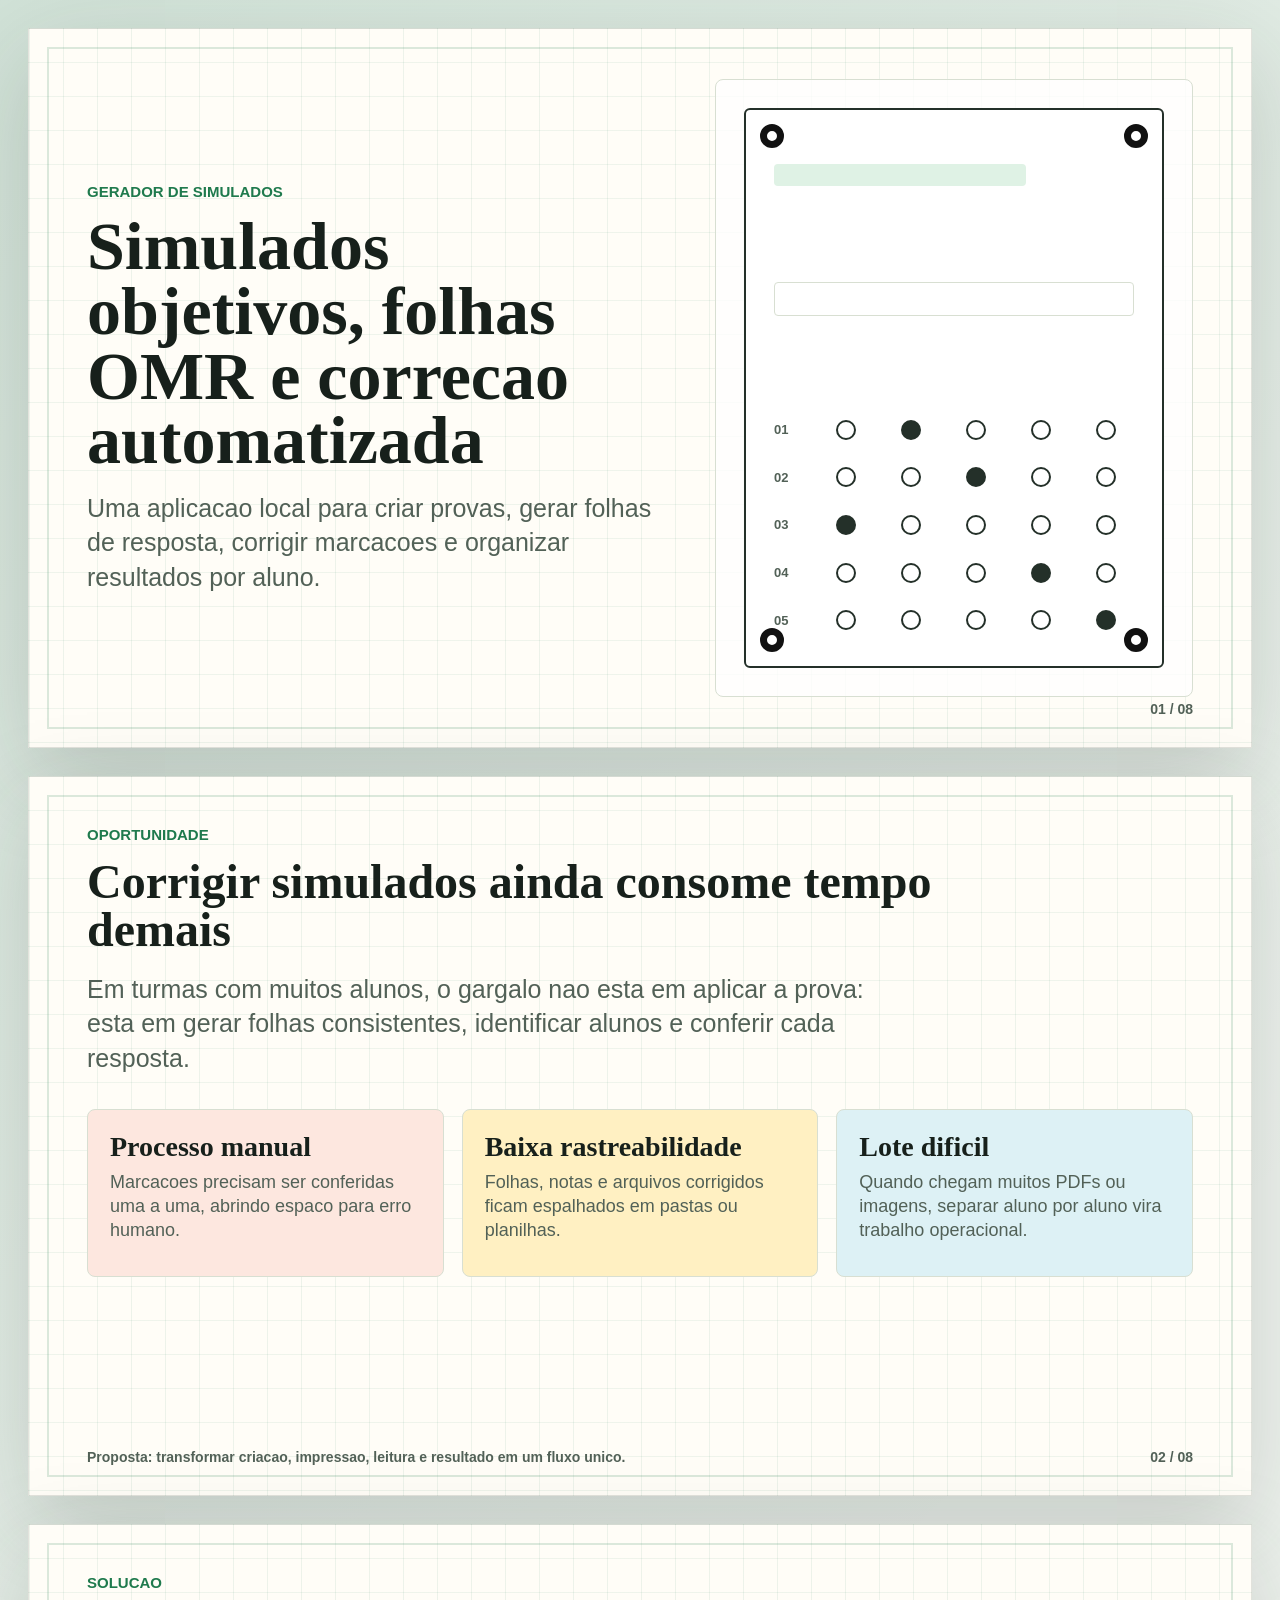
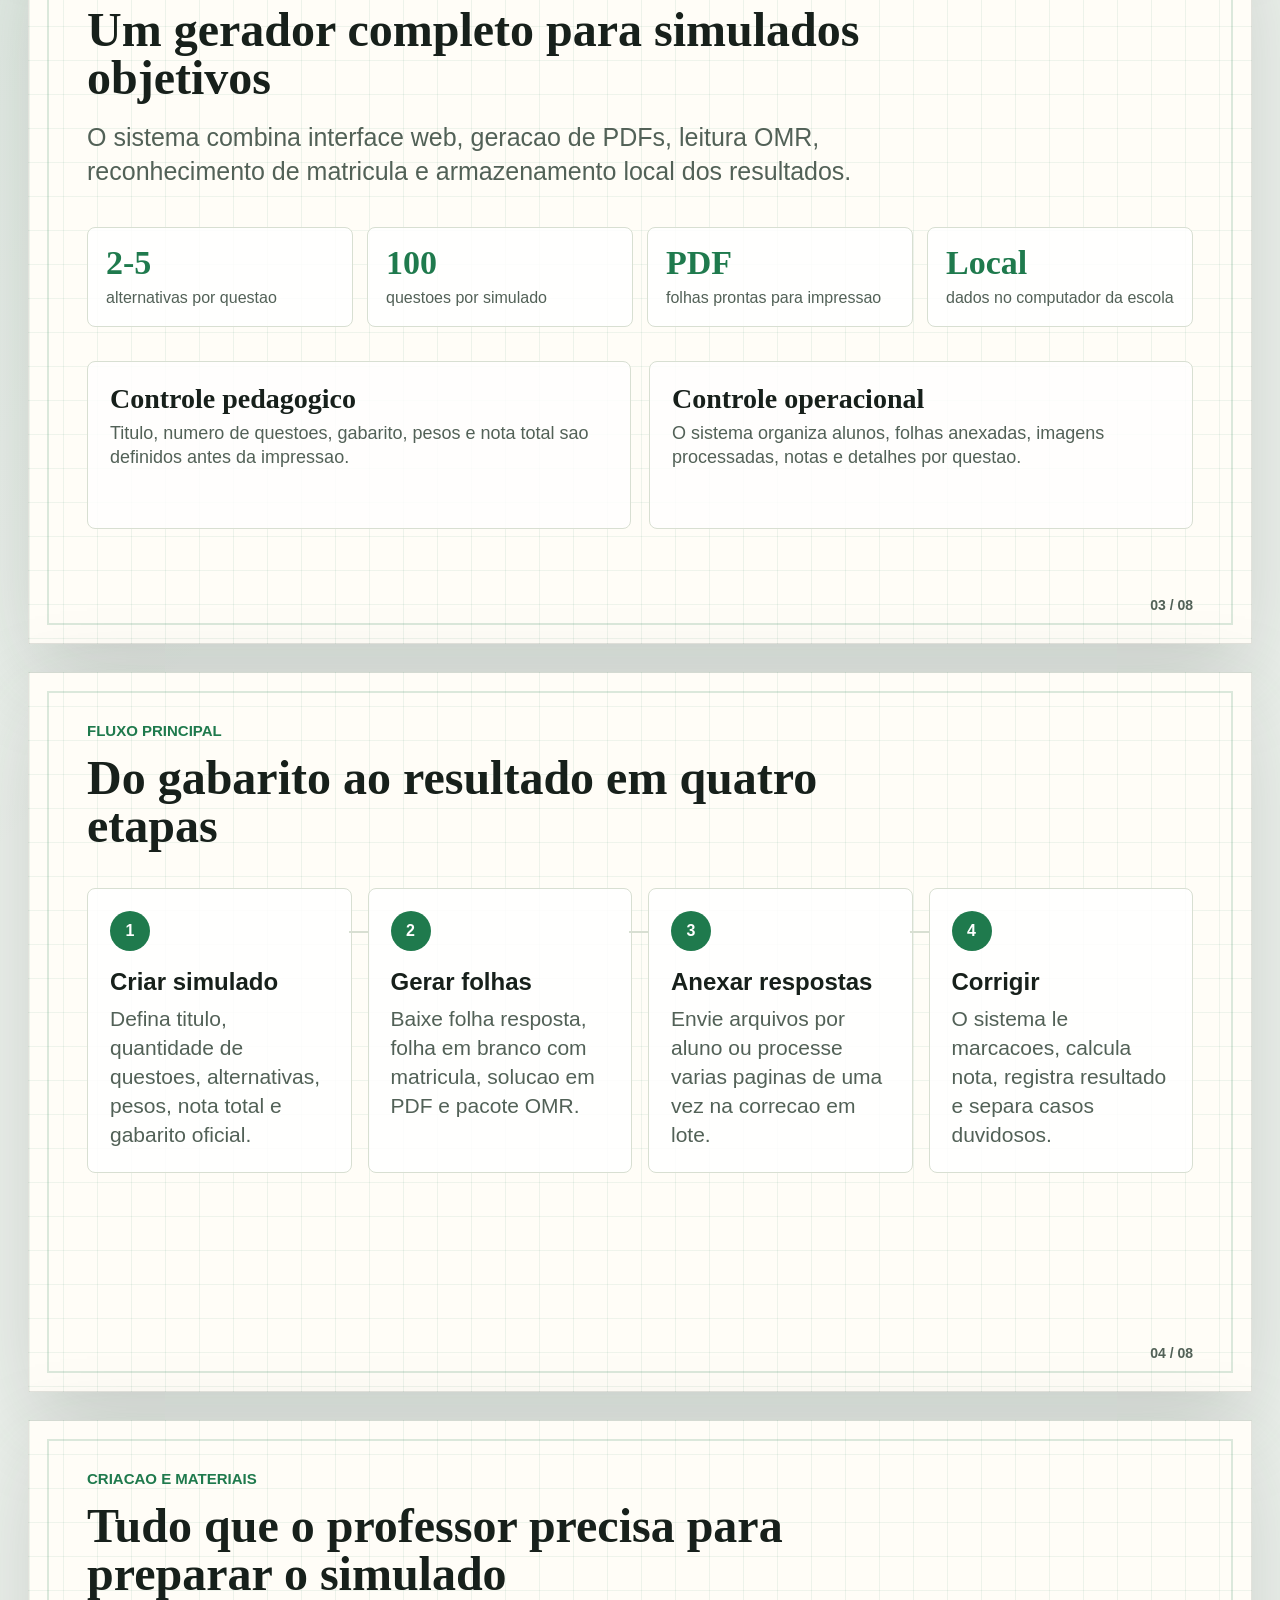
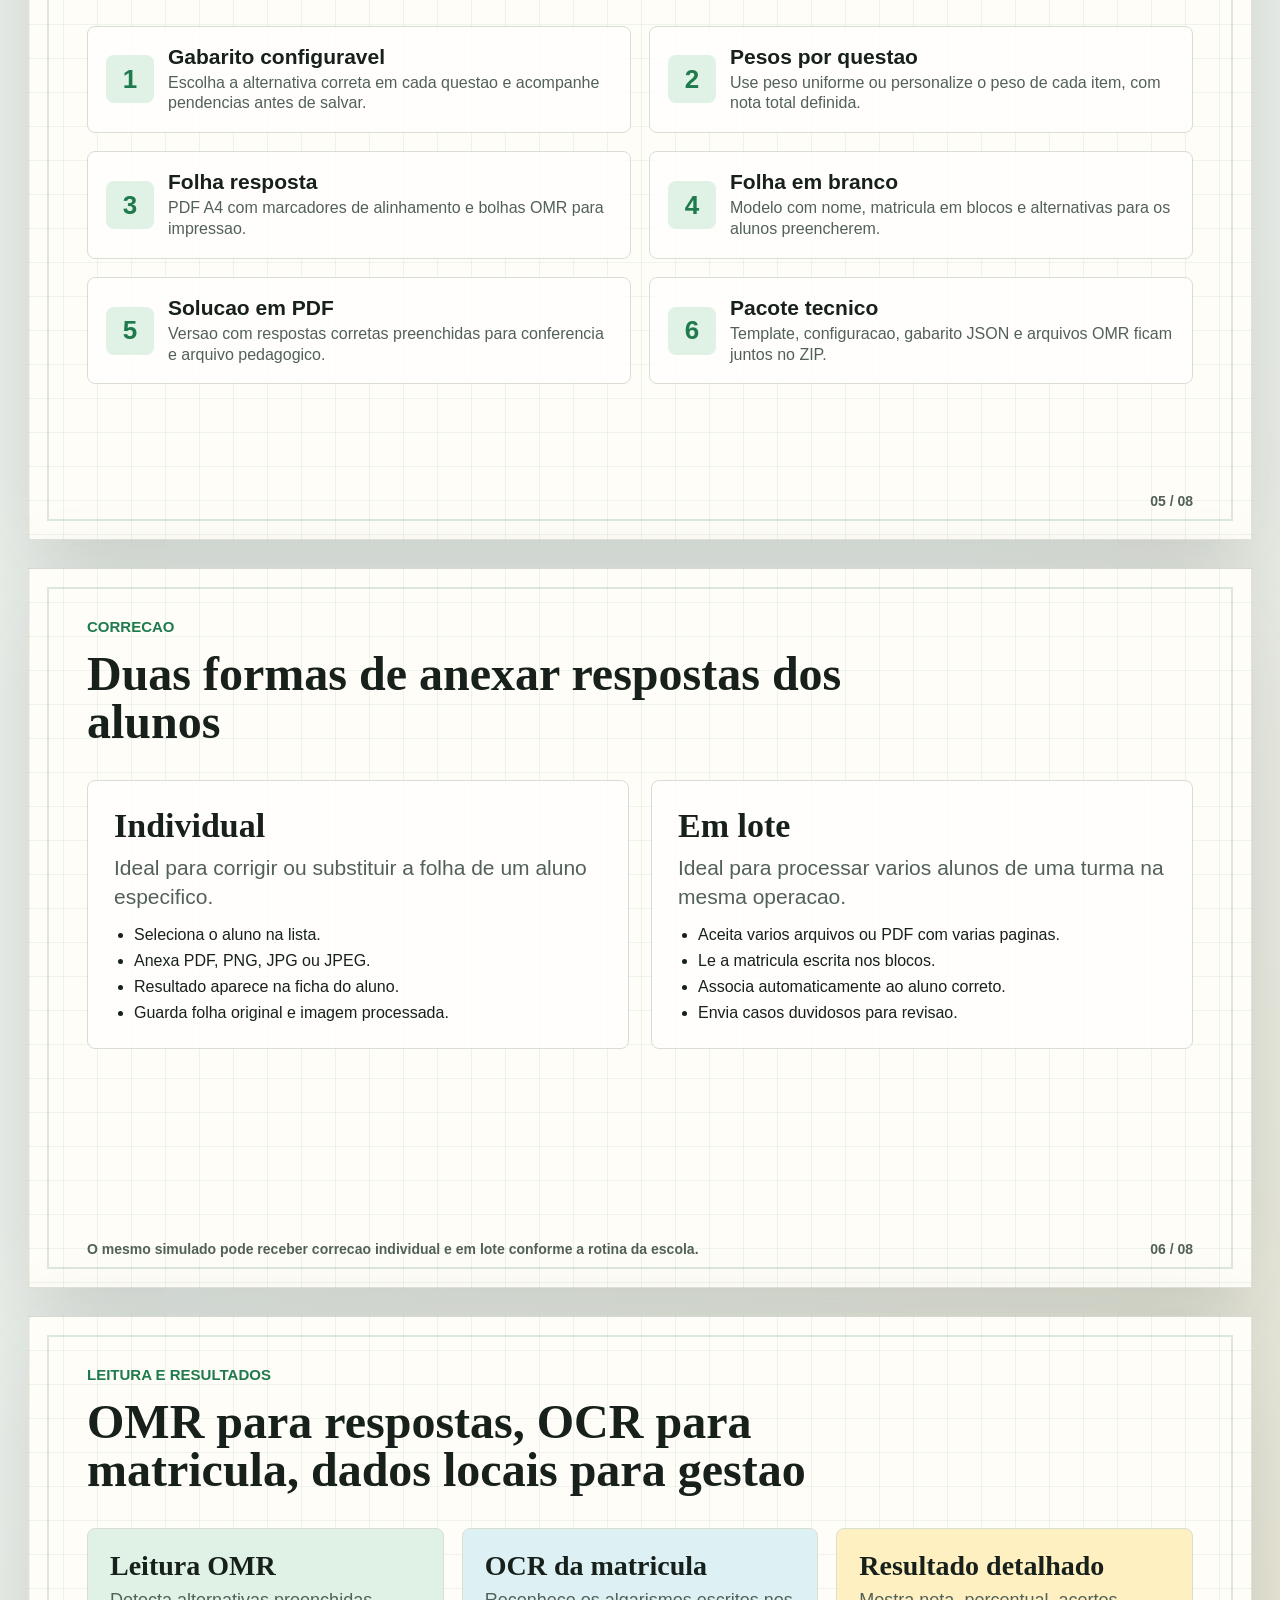
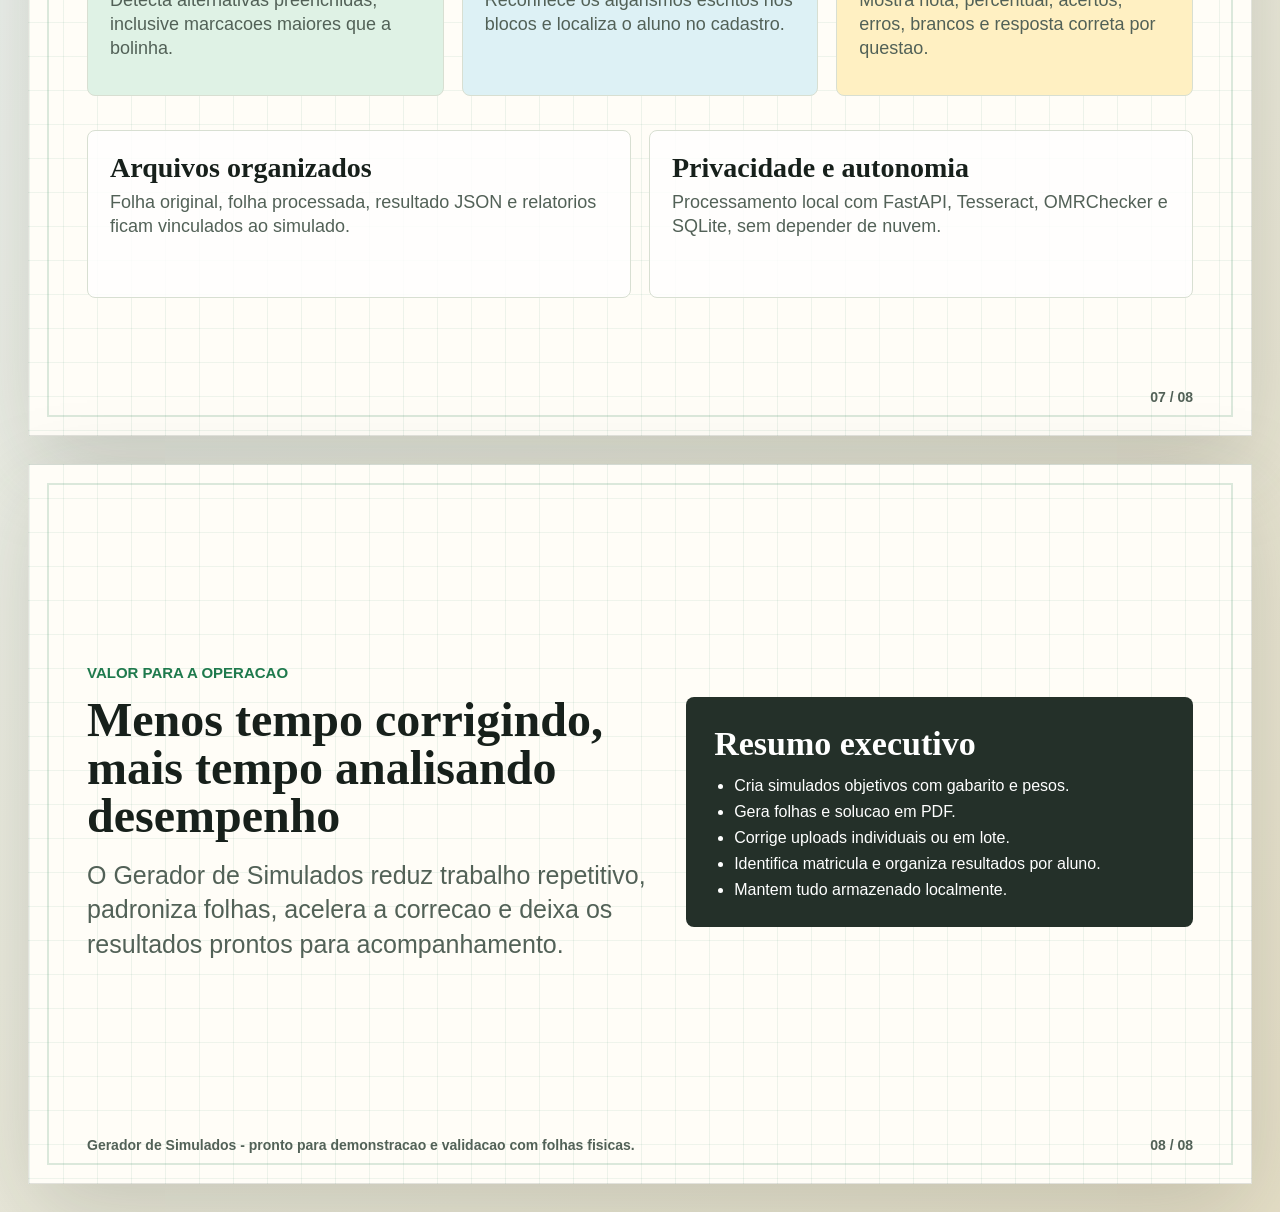
<file: docs/gerador-de-simulados-slide.html>
<!doctype html>
<html lang="pt-BR">
<head>
  <meta charset="utf-8">
  <meta name="viewport" content="width=device-width, initial-scale=1">
  <title>Gerador de Simulados - Apresentacao</title>
  <style>
    :root {
      --ink: #17201b;
      --muted: #526157;
      --paper: #fffdf7;
      --line: #d8dfd2;
      --green: #1f7a4d;
      --green-soft: #dff2e5;
      --gold: #c68a1a;
      --gold-soft: #fff0c2;
      --blue: #26758d;
      --blue-soft: #ddf1f5;
      --red: #b95842;
      --red-soft: #fde7df;
      --charcoal: #243029;
    }

    * {
      box-sizing: border-box;
    }

    html {
      scroll-snap-type: y mandatory;
    }

    body {
      margin: 0;
      background:
        linear-gradient(135deg, rgba(31, 122, 77, .14), transparent 34%),
        linear-gradient(315deg, rgba(198, 138, 26, .18), transparent 36%),
        #eef3ee;
      color: var(--ink);
      font-family: "Aptos Display", "Trebuchet MS", "Segoe UI", sans-serif;
    }

    .deck {
      display: grid;
      gap: 28px;
      padding: 28px;
      place-items: center;
    }

    .slide {
      width: min(1280px, calc(100vw - 56px));
      aspect-ratio: 16 / 9;
      min-height: 720px;
      padding: 48px 58px;
      background:
        linear-gradient(90deg, rgba(31, 122, 77, .08) 1px, transparent 1px),
        linear-gradient(0deg, rgba(31, 122, 77, .07) 1px, transparent 1px),
        var(--paper);
      background-size: 34px 34px;
      border: 1px solid rgba(23, 32, 27, .12);
      box-shadow: 0 30px 90px rgba(38, 47, 41, .18);
      overflow: hidden;
      position: relative;
      scroll-snap-align: start;
    }

    .slide::before {
      content: "";
      position: absolute;
      inset: 18px;
      border: 2px solid rgba(31, 122, 77, .16);
      pointer-events: none;
    }

    .slide-number {
      position: absolute;
      right: 58px;
      bottom: 30px;
      color: var(--muted);
      font-size: 14px;
      font-weight: 800;
    }

    .eyebrow {
      margin: 0 0 12px;
      color: var(--green);
      font-size: 15px;
      font-weight: 900;
      letter-spacing: 0;
      text-transform: uppercase;
    }

    h1,
    h2 {
      margin: 0;
      font-family: Georgia, "Times New Roman", serif;
      letter-spacing: 0;
    }

    h1 {
      max-width: 850px;
      font-size: 68px;
      line-height: .95;
    }

    h2 {
      max-width: 860px;
      font-size: 48px;
      line-height: 1;
    }

    h3 {
      margin: 0 0 10px;
      font-size: 24px;
      line-height: 1.1;
      letter-spacing: 0;
    }

    p {
      margin: 0;
      color: var(--muted);
      font-size: 21px;
      line-height: 1.38;
    }

    .lead {
      max-width: 780px;
      margin-top: 18px;
      font-size: 25px;
    }

    .cover {
      display: grid;
      grid-template-columns: 1.1fr .9fr;
      gap: 44px;
      align-items: center;
    }

    .cover-card {
      padding: 28px;
      border: 1px solid var(--line);
      border-radius: 8px;
      background: rgba(255, 255, 255, .78);
    }

    .mock-sheet {
      aspect-ratio: 3 / 4;
      background: #fff;
      border: 2px solid var(--charcoal);
      border-radius: 6px;
      padding: 28px;
      display: grid;
      gap: 18px;
      position: relative;
    }

    .marker {
      position: absolute;
      width: 24px;
      height: 24px;
      border-radius: 50%;
      border: 7px solid #111;
      background: #fff;
    }

    .marker:nth-child(1) { top: 14px; left: 14px; }
    .marker:nth-child(2) { top: 14px; right: 14px; }
    .marker:nth-child(3) { bottom: 14px; left: 14px; }
    .marker:nth-child(4) { bottom: 14px; right: 14px; }

    .sheet-title {
      margin-top: 26px;
      height: 22px;
      width: 70%;
      background: var(--green-soft);
      border-radius: 4px;
    }

    .sheet-field {
      height: 34px;
      border: 1px solid var(--line);
      border-radius: 4px;
    }

    .bubbles {
      display: grid;
      gap: 12px;
    }

    .bubble-row {
      display: grid;
      grid-template-columns: 34px repeat(5, 1fr);
      align-items: center;
      gap: 10px;
    }

    .bubble-row span:first-child {
      color: var(--muted);
      font-weight: 800;
      font-size: 13px;
    }

    .bubble {
      width: 20px;
      height: 20px;
      border: 2px solid var(--charcoal);
      border-radius: 50%;
      justify-self: center;
    }

    .bubble.filled {
      background: var(--charcoal);
    }

    .grid-2,
    .grid-3,
    .grid-4 {
      display: grid;
      gap: 18px;
      margin-top: 34px;
    }

    .grid-2 {
      grid-template-columns: repeat(2, 1fr);
    }

    .grid-3 {
      grid-template-columns: repeat(3, 1fr);
    }

    .grid-4 {
      grid-template-columns: repeat(4, 1fr);
    }

    .card {
      min-height: 168px;
      padding: 22px;
      border: 1px solid var(--line);
      border-radius: 8px;
      background: rgba(255, 255, 255, .82);
    }

    .card strong {
      display: block;
      margin-bottom: 8px;
      font-size: 28px;
      line-height: 1.05;
      font-family: Georgia, "Times New Roman", serif;
    }

    .card span,
    .card li {
      color: var(--muted);
      font-size: 18px;
      line-height: 1.34;
    }

    ul {
      margin: 14px 0 0;
      padding-left: 20px;
    }

    li + li {
      margin-top: 8px;
    }

    .accent-green { background: var(--green-soft); }
    .accent-gold { background: var(--gold-soft); }
    .accent-blue { background: var(--blue-soft); }
    .accent-red { background: var(--red-soft); }

    .flow {
      display: grid;
      grid-template-columns: repeat(4, 1fr);
      gap: 16px;
      margin-top: 38px;
    }

    .step {
      min-height: 280px;
      padding: 22px;
      border-radius: 8px;
      border: 1px solid var(--line);
      background: rgba(255, 255, 255, .86);
      position: relative;
    }

    .step::after {
      content: "";
      position: absolute;
      top: 42px;
      right: -18px;
      width: 20px;
      height: 2px;
      background: var(--line);
    }

    .step:last-child::after {
      display: none;
    }

    .step-number {
      width: 40px;
      height: 40px;
      display: grid;
      place-items: center;
      border-radius: 50%;
      color: #fff;
      background: var(--green);
      font-weight: 900;
      margin-bottom: 18px;
    }

    .feature-row {
      display: grid;
      grid-template-columns: 1fr 1fr;
      gap: 18px;
      margin-top: 28px;
    }

    .feature {
      min-height: 96px;
      display: grid;
      grid-template-columns: 48px 1fr;
      gap: 14px;
      align-items: center;
      padding: 18px;
      border: 1px solid var(--line);
      border-radius: 8px;
      background: rgba(255, 255, 255, .82);
    }

    .icon {
      width: 48px;
      height: 48px;
      display: grid;
      place-items: center;
      border-radius: 8px;
      background: var(--green-soft);
      color: var(--green);
      font-size: 26px;
      font-weight: 900;
    }

    .feature strong {
      display: block;
      margin-bottom: 4px;
      font-size: 21px;
    }

    .feature span {
      color: var(--muted);
      font-size: 16px;
      line-height: 1.3;
    }

    .comparison {
      display: grid;
      grid-template-columns: 1fr 1fr;
      gap: 22px;
      margin-top: 34px;
    }

    .lane {
      padding: 26px;
      border: 1px solid var(--line);
      border-radius: 8px;
      background: rgba(255, 255, 255, .82);
    }

    .lane h3 {
      font-family: Georgia, "Times New Roman", serif;
      font-size: 34px;
    }

    .metric-strip {
      display: grid;
      grid-template-columns: repeat(4, 1fr);
      gap: 14px;
      margin-top: 38px;
    }

    .metric {
      padding: 18px;
      border-radius: 8px;
      background: rgba(255, 255, 255, .84);
      border: 1px solid var(--line);
    }

    .metric strong {
      display: block;
      color: var(--green);
      font-size: 34px;
      font-family: Georgia, "Times New Roman", serif;
      line-height: 1;
    }

    .metric span {
      display: block;
      margin-top: 8px;
      color: var(--muted);
      font-size: 16px;
      line-height: 1.25;
    }

    .closing {
      display: grid;
      grid-template-columns: 1fr .9fr;
      gap: 36px;
      align-items: center;
      height: 100%;
      padding-bottom: 24px;
    }

    .next-box {
      padding: 28px;
      border-radius: 8px;
      background: var(--charcoal);
      color: #fff;
    }

    .next-box h3,
    .next-box p,
    .next-box li {
      color: #fff;
    }

    .next-box h3 {
      font-family: Georgia, "Times New Roman", serif;
      font-size: 34px;
    }

    footer {
      position: absolute;
      left: 58px;
      right: 58px;
      bottom: 30px;
      color: var(--muted);
      font-size: 14px;
      font-weight: 800;
    }

    @media print {
      @page {
        size: 16in 9in;
        margin: 0;
      }

      html {
        scroll-snap-type: none;
      }

      body {
        background: #fff;
      }

      .deck {
        display: block;
        padding: 0;
      }

      .slide {
        width: 16in;
        height: 9in;
        min-height: 0;
        box-shadow: none;
        border: 0;
        page-break-after: always;
      }
    }
  </style>
</head>
<body>
  <main class="deck" aria-label="Apresentacao do Gerador de Simulados">
    <section class="slide cover">
      <div>
        <p class="eyebrow">Gerador de Simulados</p>
        <h1>Simulados objetivos, folhas OMR e correcao automatizada</h1>
        <p class="lead">
          Uma aplicacao local para criar provas, gerar folhas de resposta,
          corrigir marcacoes e organizar resultados por aluno.
        </p>
      </div>
      <div class="cover-card">
        <div class="mock-sheet" aria-label="Representacao de folha de respostas">
          <span class="marker"></span>
          <span class="marker"></span>
          <span class="marker"></span>
          <span class="marker"></span>
          <div class="sheet-title"></div>
          <div class="sheet-field"></div>
          <div class="bubbles">
            <div class="bubble-row"><span>01</span><i class="bubble"></i><i class="bubble filled"></i><i class="bubble"></i><i class="bubble"></i><i class="bubble"></i></div>
            <div class="bubble-row"><span>02</span><i class="bubble"></i><i class="bubble"></i><i class="bubble filled"></i><i class="bubble"></i><i class="bubble"></i></div>
            <div class="bubble-row"><span>03</span><i class="bubble filled"></i><i class="bubble"></i><i class="bubble"></i><i class="bubble"></i><i class="bubble"></i></div>
            <div class="bubble-row"><span>04</span><i class="bubble"></i><i class="bubble"></i><i class="bubble"></i><i class="bubble filled"></i><i class="bubble"></i></div>
            <div class="bubble-row"><span>05</span><i class="bubble"></i><i class="bubble"></i><i class="bubble"></i><i class="bubble"></i><i class="bubble filled"></i></div>
          </div>
        </div>
      </div>
      <span class="slide-number">01 / 08</span>
    </section>

    <section class="slide">
      <p class="eyebrow">Oportunidade</p>
      <h2>Corrigir simulados ainda consome tempo demais</h2>
      <p class="lead">
        Em turmas com muitos alunos, o gargalo nao esta em aplicar a prova:
        esta em gerar folhas consistentes, identificar alunos e conferir cada resposta.
      </p>
      <div class="grid-3">
        <article class="card accent-red">
          <strong>Processo manual</strong>
          <span>Marcacoes precisam ser conferidas uma a uma, abrindo espaco para erro humano.</span>
        </article>
        <article class="card accent-gold">
          <strong>Baixa rastreabilidade</strong>
          <span>Folhas, notas e arquivos corrigidos ficam espalhados em pastas ou planilhas.</span>
        </article>
        <article class="card accent-blue">
          <strong>Lote dificil</strong>
          <span>Quando chegam muitos PDFs ou imagens, separar aluno por aluno vira trabalho operacional.</span>
        </article>
      </div>
      <footer>Proposta: transformar criacao, impressao, leitura e resultado em um fluxo unico.</footer>
      <span class="slide-number">02 / 08</span>
    </section>

    <section class="slide">
      <p class="eyebrow">Solucao</p>
      <h2>Um gerador completo para simulados objetivos</h2>
      <p class="lead">
        O sistema combina interface web, geracao de PDFs, leitura OMR,
        reconhecimento de matricula e armazenamento local dos resultados.
      </p>
      <div class="metric-strip">
        <div class="metric"><strong>2-5</strong><span>alternativas por questao</span></div>
        <div class="metric"><strong>100</strong><span>questoes por simulado</span></div>
        <div class="metric"><strong>PDF</strong><span>folhas prontas para impressao</span></div>
        <div class="metric"><strong>Local</strong><span>dados no computador da escola</span></div>
      </div>
      <div class="grid-2">
        <article class="card">
          <strong>Controle pedagogico</strong>
          <span>Titulo, numero de questoes, gabarito, pesos e nota total sao definidos antes da impressao.</span>
        </article>
        <article class="card">
          <strong>Controle operacional</strong>
          <span>O sistema organiza alunos, folhas anexadas, imagens processadas, notas e detalhes por questao.</span>
        </article>
      </div>
      <span class="slide-number">03 / 08</span>
    </section>

    <section class="slide">
      <p class="eyebrow">Fluxo principal</p>
      <h2>Do gabarito ao resultado em quatro etapas</h2>
      <div class="flow">
        <article class="step">
          <div class="step-number">1</div>
          <h3>Criar simulado</h3>
          <p>Defina titulo, quantidade de questoes, alternativas, pesos, nota total e gabarito oficial.</p>
        </article>
        <article class="step">
          <div class="step-number">2</div>
          <h3>Gerar folhas</h3>
          <p>Baixe folha resposta, folha em branco com matricula, solucao em PDF e pacote OMR.</p>
        </article>
        <article class="step">
          <div class="step-number">3</div>
          <h3>Anexar respostas</h3>
          <p>Envie arquivos por aluno ou processe varias paginas de uma vez na correcao em lote.</p>
        </article>
        <article class="step">
          <div class="step-number">4</div>
          <h3>Corrigir</h3>
          <p>O sistema le marcacoes, calcula nota, registra resultado e separa casos duvidosos.</p>
        </article>
      </div>
      <span class="slide-number">04 / 08</span>
    </section>

    <section class="slide">
      <p class="eyebrow">Criacao e materiais</p>
      <h2>Tudo que o professor precisa para preparar o simulado</h2>
      <div class="feature-row">
        <div class="feature">
          <div class="icon">1</div>
          <div><strong>Gabarito configuravel</strong><span>Escolha a alternativa correta em cada questao e acompanhe pendencias antes de salvar.</span></div>
        </div>
        <div class="feature">
          <div class="icon">2</div>
          <div><strong>Pesos por questao</strong><span>Use peso uniforme ou personalize o peso de cada item, com nota total definida.</span></div>
        </div>
        <div class="feature">
          <div class="icon">3</div>
          <div><strong>Folha resposta</strong><span>PDF A4 com marcadores de alinhamento e bolhas OMR para impressao.</span></div>
        </div>
        <div class="feature">
          <div class="icon">4</div>
          <div><strong>Folha em branco</strong><span>Modelo com nome, matricula em blocos e alternativas para os alunos preencherem.</span></div>
        </div>
        <div class="feature">
          <div class="icon">5</div>
          <div><strong>Solucao em PDF</strong><span>Versao com respostas corretas preenchidas para conferencia e arquivo pedagogico.</span></div>
        </div>
        <div class="feature">
          <div class="icon">6</div>
          <div><strong>Pacote tecnico</strong><span>Template, configuracao, gabarito JSON e arquivos OMR ficam juntos no ZIP.</span></div>
        </div>
      </div>
      <span class="slide-number">05 / 08</span>
    </section>

    <section class="slide">
      <p class="eyebrow">Correcao</p>
      <h2>Duas formas de anexar respostas dos alunos</h2>
      <div class="comparison">
        <article class="lane">
          <h3>Individual</h3>
          <p>Ideal para corrigir ou substituir a folha de um aluno especifico.</p>
          <ul>
            <li>Seleciona o aluno na lista.</li>
            <li>Anexa PDF, PNG, JPG ou JPEG.</li>
            <li>Resultado aparece na ficha do aluno.</li>
            <li>Guarda folha original e imagem processada.</li>
          </ul>
        </article>
        <article class="lane">
          <h3>Em lote</h3>
          <p>Ideal para processar varios alunos de uma turma na mesma operacao.</p>
          <ul>
            <li>Aceita varios arquivos ou PDF com varias paginas.</li>
            <li>Le a matricula escrita nos blocos.</li>
            <li>Associa automaticamente ao aluno correto.</li>
            <li>Envia casos duvidosos para revisao.</li>
          </ul>
        </article>
      </div>
      <footer>O mesmo simulado pode receber correcao individual e em lote conforme a rotina da escola.</footer>
      <span class="slide-number">06 / 08</span>
    </section>

    <section class="slide">
      <p class="eyebrow">Leitura e resultados</p>
      <h2>OMR para respostas, OCR para matricula, dados locais para gestao</h2>
      <div class="grid-3">
        <article class="card accent-green">
          <strong>Leitura OMR</strong>
          <span>Detecta alternativas preenchidas, inclusive marcacoes maiores que a bolinha.</span>
        </article>
        <article class="card accent-blue">
          <strong>OCR da matricula</strong>
          <span>Reconhece os algarismos escritos nos blocos e localiza o aluno no cadastro.</span>
        </article>
        <article class="card accent-gold">
          <strong>Resultado detalhado</strong>
          <span>Mostra nota, percentual, acertos, erros, brancos e resposta correta por questao.</span>
        </article>
      </div>
      <div class="grid-2">
        <article class="card">
          <strong>Arquivos organizados</strong>
          <span>Folha original, folha processada, resultado JSON e relatorios ficam vinculados ao simulado.</span>
        </article>
        <article class="card">
          <strong>Privacidade e autonomia</strong>
          <span>Processamento local com FastAPI, Tesseract, OMRChecker e SQLite, sem depender de nuvem.</span>
        </article>
      </div>
      <span class="slide-number">07 / 08</span>
    </section>

    <section class="slide">
      <div class="closing">
        <div>
          <p class="eyebrow">Valor para a operacao</p>
          <h2>Menos tempo corrigindo, mais tempo analisando desempenho</h2>
          <p class="lead">
            O Gerador de Simulados reduz trabalho repetitivo, padroniza folhas,
            acelera a correcao e deixa os resultados prontos para acompanhamento.
          </p>
        </div>
        <div class="next-box">
          <h3>Resumo executivo</h3>
          <ul>
            <li>Cria simulados objetivos com gabarito e pesos.</li>
            <li>Gera folhas e solucao em PDF.</li>
            <li>Corrige uploads individuais ou em lote.</li>
            <li>Identifica matricula e organiza resultados por aluno.</li>
            <li>Mantem tudo armazenado localmente.</li>
          </ul>
        </div>
      </div>
      <footer>Gerador de Simulados - pronto para demonstracao e validacao com folhas fisicas.</footer>
      <span class="slide-number">08 / 08</span>
    </section>
  </main>
</body>
</html>
</file>
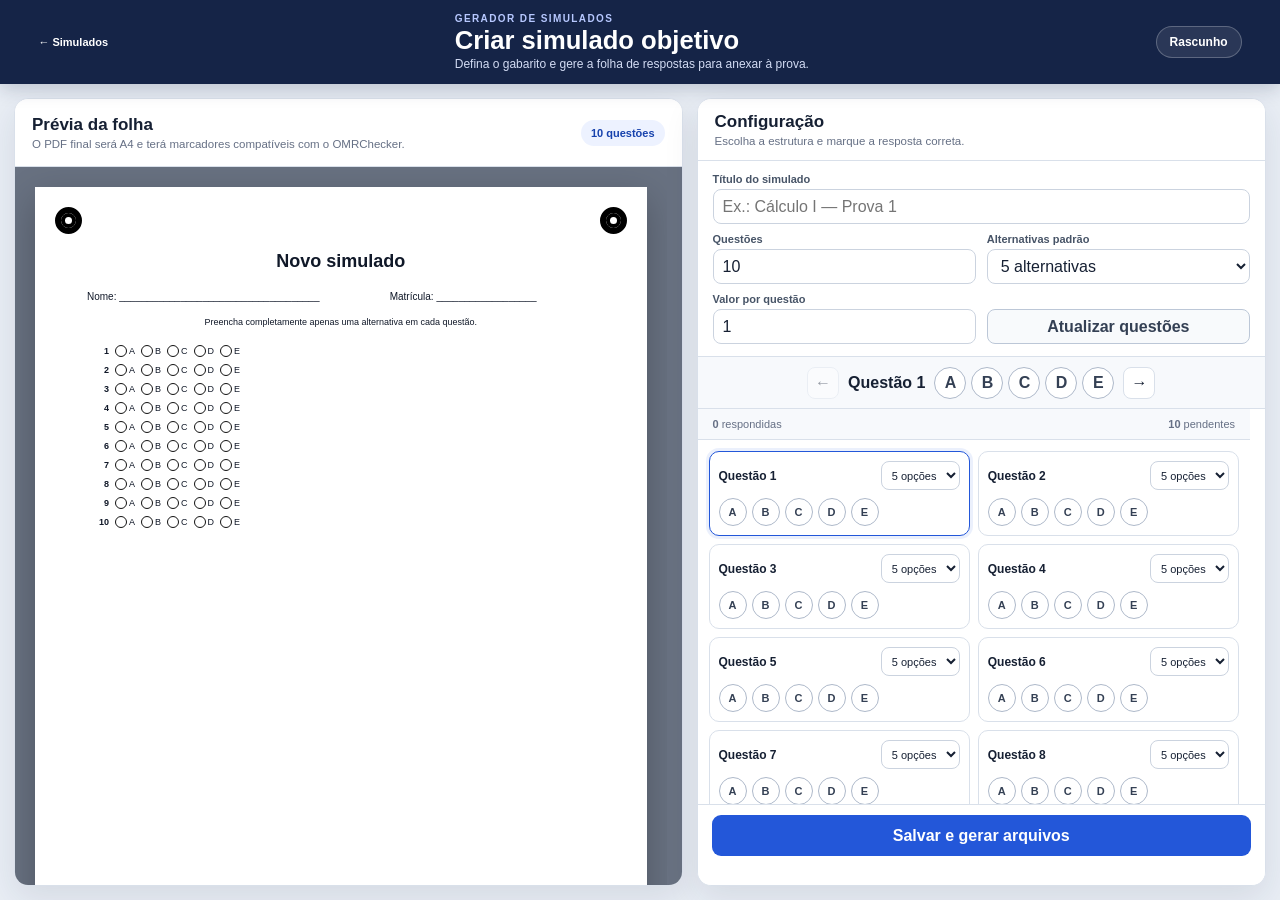
<file: static/nova.html>
<!doctype html>
<html lang="pt-BR">
<head>
  <meta charset="utf-8">
  <meta name="viewport" content="width=device-width, initial-scale=1">
  <title>Gerador de Simulados</title>
  <link rel="stylesheet" href="/static/styles.css">
</head>
<body>
  <header class="topbar">
    <a class="home-link" href="/">← Simulados</a>
    <div class="brand-copy">
      <p class="eyebrow">Gerador de Simulados</p>
      <h1>Criar simulado objetivo</h1>
      <p class="subtitle">Defina o gabarito e gere a folha de respostas para anexar à prova.</p>
    </div>
    <span class="status-badge" id="statusBadge">Rascunho</span>
  </header>

  <main class="workspace">
    <section class="preview-panel card">
      <div class="panel-heading">
        <div>
          <h2>Prévia da folha</h2>
          <p>O PDF final será A4 e terá marcadores compatíveis com o OMRChecker.</p>
        </div>
        <span class="preview-count" id="previewCount">10 questões</span>
      </div>

      <div class="sheet-stage">
        <div class="answer-sheet-preview">
          <span class="corner-marker top-left"></span>
          <span class="corner-marker top-right"></span>
          <span class="corner-marker bottom-left"></span>
          <span class="corner-marker bottom-right"></span>

          <h2 id="previewTitle">Novo simulado</h2>

          <div class="student-fields">
            <span>Nome: ____________________________________</span>
            <span>Matrícula: __________________</span>
          </div>

          <p class="sheet-instruction">
            Preencha completamente apenas uma alternativa em cada questão.
          </p>

          <div id="sheetQuestions" class="sheet-questions"></div>
        </div>
      </div>
    </section>

    <aside class="form-panel card">
      <div class="panel-heading compact">
        <div>
          <h2>Configuração</h2>
          <p>Escolha a estrutura e marque a resposta correta.</p>
        </div>
      </div>

      <div class="form-grid">
        <label class="field wide">
          <span>Título do simulado</span>
          <input id="titleInput" type="text" placeholder="Ex.: Cálculo I — Prova 1">
        </label>

        <label class="field">
          <span>Questões</span>
          <input id="questionCount" type="number" min="1" max="100" value="10">
        </label>

        <label class="field">
          <span>Alternativas padrão</span>
          <select id="defaultOptions">
            <option value="2">2 alternativas</option>
            <option value="3">3 alternativas</option>
            <option value="4">4 alternativas</option>
            <option value="5" selected>5 alternativas</option>
          </select>
        </label>

        <label class="field">
          <span>Valor por questão</span>
          <input id="pointsPerQuestion" type="number" min="0.01" step="0.01" value="1">
        </label>

        <button type="button" id="buildQuestions" class="secondary-button">
          Atualizar questões
        </button>
      </div>

      <div class="marking-toolbar">
        <button type="button" id="previousQuestion" class="icon-button" aria-label="Questão anterior">←</button>
        <strong id="currentQuestionLabel">Questão 1</strong>
        <div id="currentOptions" class="option-row"></div>
        <button type="button" id="nextQuestion" class="icon-button" aria-label="Próxima questão">→</button>
      </div>

      <div class="form-scroll">
        <div class="answer-summary">
          <span><strong id="answeredCount">0</strong> respondidas</span>
          <span><strong id="remainingCount">10</strong> pendentes</span>
        </div>

        <div id="questionsGrid" class="questions-grid"></div>

        <section id="resultsPanel" class="results-panel" hidden>
          <h3>Simulado criado</h3>
          <p id="resultId"></p>
          <div class="download-grid">
            <a id="downloadSheet" target="_blank" rel="noopener">Folha para imprimir</a>
            <a id="downloadSolution" target="_blank" rel="noopener">Solução em PDF</a>
            <a id="downloadZip">Pacote completo</a>
            <a id="downloadKey" target="_blank" rel="noopener">Gabarito JSON</a>
            <a id="downloadTemplate" target="_blank" rel="noopener">Template OMR</a>
            <a id="openAssessment" class="primary-link">Abrir página do simulado</a>
          </div>
        </section>
      </div>

      <div class="save-area">
        <button type="button" id="saveAssessment" class="primary-button">
          Salvar e gerar arquivos
        </button>
        <p id="formMessage" class="form-message" role="status"></p>
      </div>
    </aside>
  </main>

  <script src="/static/app.js"></script>
</body>
</html>
</file>
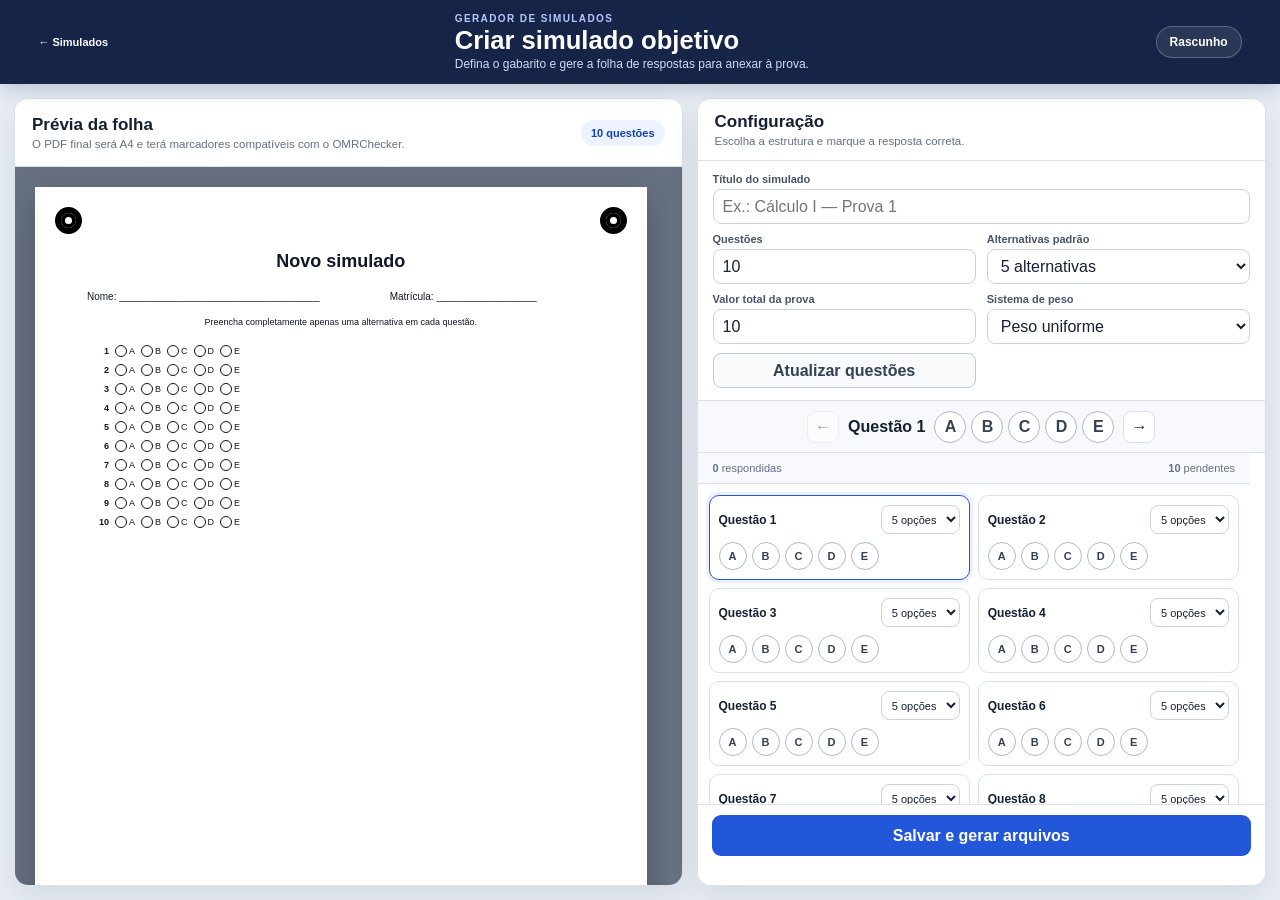
<file: avaliacao_web/static/nova.html>
<!doctype html>
<html lang="pt-BR">
<head>
  <meta charset="utf-8">
  <meta name="viewport" content="width=device-width, initial-scale=1">
  <title>Gerador de Simulados</title>
  <link rel="stylesheet" href="/static/styles.css">
</head>
<body>
  <header class="topbar">
    <a class="home-link" href="/">← Simulados</a>
    <div class="brand-copy">
      <p class="eyebrow">Gerador de Simulados</p>
      <h1>Criar simulado objetivo</h1>
      <p class="subtitle">Defina o gabarito e gere a folha de respostas para anexar à prova.</p>
    </div>
    <span class="status-badge" id="statusBadge">Rascunho</span>
  </header>

  <main class="workspace">
    <section class="preview-panel card">
      <div class="panel-heading">
        <div>
          <h2>Prévia da folha</h2>
          <p>O PDF final será A4 e terá marcadores compatíveis com o OMRChecker.</p>
        </div>
        <span class="preview-count" id="previewCount">10 questões</span>
      </div>

      <div class="sheet-stage">
        <div class="answer-sheet-preview">
          <span class="corner-marker top-left"></span>
          <span class="corner-marker top-right"></span>
          <span class="corner-marker bottom-left"></span>
          <span class="corner-marker bottom-right"></span>

          <h2 id="previewTitle">Novo simulado</h2>

          <div class="student-fields">
            <span>Nome: ____________________________________</span>
            <span>Matrícula: __________________</span>
          </div>

          <p class="sheet-instruction">
            Preencha completamente apenas uma alternativa em cada questão.
          </p>

          <div id="sheetQuestions" class="sheet-questions"></div>
        </div>
      </div>
    </section>

    <aside class="form-panel card">
      <div class="panel-heading compact">
        <div>
          <h2>Configuração</h2>
          <p>Escolha a estrutura e marque a resposta correta.</p>
        </div>
      </div>

      <div class="form-grid">
        <label class="field wide">
          <span>Título do simulado</span>
          <input id="titleInput" type="text" placeholder="Ex.: Cálculo I — Prova 1">
        </label>

        <label class="field">
          <span>Questões</span>
          <input id="questionCount" type="number" min="1" max="100" value="10">
        </label>

        <label class="field">
          <span>Alternativas padrão</span>
          <select id="defaultOptions">
            <option value="2">2 alternativas</option>
            <option value="3">3 alternativas</option>
            <option value="4">4 alternativas</option>
            <option value="5" selected>5 alternativas</option>
          </select>
        </label>

        <label class="field">
          <span>Valor total da prova</span>
          <input id="totalScore" type="number" min="0.01" step="0.01" value="10">
        </label>

        <label class="field">
          <span>Sistema de peso</span>
          <select id="weightMode">
            <option value="uniform" selected>Peso uniforme</option>
            <option value="custom">Peso por questão</option>
          </select>
        </label>

        <button type="button" id="buildQuestions" class="secondary-button">
          Atualizar questões
        </button>
      </div>

      <div class="marking-toolbar">
        <button type="button" id="previousQuestion" class="icon-button" aria-label="Questão anterior">←</button>
        <strong id="currentQuestionLabel">Questão 1</strong>
        <div id="currentOptions" class="option-row"></div>
        <button type="button" id="nextQuestion" class="icon-button" aria-label="Próxima questão">→</button>
      </div>

      <div class="form-scroll">
        <div class="answer-summary">
          <span><strong id="answeredCount">0</strong> respondidas</span>
          <span><strong id="remainingCount">10</strong> pendentes</span>
        </div>

        <div id="questionsGrid" class="questions-grid"></div>

        <section id="resultsPanel" class="results-panel" hidden>
          <h3>Simulado criado</h3>
          <p id="resultId"></p>
          <div class="download-grid">
            <a id="downloadSheet" target="_blank" rel="noopener">Folha para imprimir</a>
            <a id="downloadSolution" target="_blank" rel="noopener">Solução em PDF</a>
            <a id="downloadZip">Pacote completo</a>
            <a id="downloadKey" target="_blank" rel="noopener">Gabarito JSON</a>
            <a id="downloadTemplate" target="_blank" rel="noopener">Template OMR</a>
            <a id="openAssessment" class="primary-link">Abrir página do simulado</a>
          </div>
        </section>
      </div>

      <div class="save-area">
        <button type="button" id="saveAssessment" class="primary-button">
          Salvar e gerar arquivos
        </button>
        <p id="formMessage" class="form-message" role="status"></p>
      </div>
    </aside>
  </main>

  <script src="/static/app.js?v=16"></script>
</body>
</html>
</file>
<file: static/styles.css>
:root {
  color-scheme: light;
  --header-height: 84px;
  --gap: 14px;
  --bg: #e9eef5;
  --surface: #ffffff;
  --surface-soft: #f7f9fc;
  --text: #162033;
  --muted: #667085;
  --line: #d9e0ea;
  --primary: #2357d9;
  --primary-dark: #1742ad;
  --success: #087a55;
  --danger: #b42318;
  --shadow: 0 12px 34px rgba(31, 42, 68, 0.10);
  font-family: Inter, ui-sans-serif, -apple-system, BlinkMacSystemFont, "Segoe UI", sans-serif;
}

* { box-sizing: border-box; }

html,
body {
  width: 100%;
  height: 100%;
  margin: 0;
}

body {
  overflow: hidden;
  background: var(--bg);
  color: var(--text);
}

button,
input,
select { font: inherit; }

button:focus-visible,
input:focus-visible,
select:focus-visible,
a:focus-visible {
  outline: 3px solid rgba(35, 87, 217, .24);
  outline-offset: 2px;
}

h1,
h2,
h3,
p { margin-top: 0; }

.topbar {
  position: fixed;
  inset: 0 0 auto 0;
  z-index: 20;
  height: var(--header-height);
  padding: 12px clamp(18px, 3vw, 42px);
  display: flex;
  align-items: center;
  justify-content: space-between;
  gap: 20px;
  background: #152447;
  color: white;
  box-shadow: 0 4px 18px rgba(21, 36, 71, .22);
}

.brand-copy { min-width: 0; }

.eyebrow {
  margin: 0 0 2px;
  color: #b7c8ff;
  font-size: 10px;
  font-weight: 800;
  letter-spacing: .14em;
  text-transform: uppercase;
}

h1 {
  margin-bottom: 2px;
  font-size: clamp(21px, 2vw, 29px);
  line-height: 1.1;
}

.subtitle {
  margin-bottom: 0;
  color: #d3dcf4;
  font-size: 12px;
  white-space: nowrap;
  overflow: hidden;
  text-overflow: ellipsis;
}

.status-badge {
  flex: none;
  padding: 8px 13px;
  border: 1px solid rgba(255,255,255,.24);
  border-radius: 999px;
  background: rgba(255,255,255,.09);
  font-weight: 700;
  font-size: 12px;
}

.workspace {
  position: fixed;
  inset: var(--header-height) 0 0 0;
  display: grid;
  grid-template-columns: minmax(500px, 1.08fr) minmax(430px, .92fr);
  gap: var(--gap);
  padding: var(--gap);
  max-width: 1720px;
  margin: 0 auto;
  overflow: hidden;
}

.card {
  min-width: 0;
  min-height: 0;
  height: 100%;
  background: var(--surface);
  border: 1px solid var(--line);
  border-radius: 14px;
  box-shadow: var(--shadow);
  overflow: hidden;
}

.preview-panel,
.form-panel {
  display: flex;
  flex-direction: column;
}

.panel-heading {
  flex: none;
  min-height: 68px;
  padding: 13px 17px;
  display: flex;
  align-items: center;
  justify-content: space-between;
  gap: 14px;
  border-bottom: 1px solid var(--line);
  background: white;
}

.panel-heading.compact { min-height: 62px; }

.panel-heading h2 {
  margin-bottom: 3px;
  font-size: 17px;
}

.panel-heading p {
  margin-bottom: 0;
  color: var(--muted);
  font-size: 11.5px;
}

.preview-count {
  flex: none;
  padding: 7px 10px;
  border-radius: 999px;
  background: #edf2ff;
  color: var(--primary-dark);
  font-size: 11px;
  font-weight: 800;
  white-space: nowrap;
}

.sheet-stage {
  flex: 1 1 auto;
  min-height: 0;
  padding: 20px;
  display: grid;
  place-items: start center;
  overflow: auto;
  overscroll-behavior: contain;
  background: #687181;
  scrollbar-gutter: stable;
}

.answer-sheet-preview {
  position: relative;
  width: min(100%, 650px);
  aspect-ratio: 210 / 297;
  min-height: 690px;
  padding: 64px 52px 54px;
  background: white;
  color: #101828;
  box-shadow: 0 12px 34px rgba(0,0,0,.24);
}

.answer-sheet-preview > h2 {
  margin: 0 0 19px;
  text-align: center;
  font-size: 18px;
}

.corner-marker {
  position: absolute;
  width: 27px;
  height: 27px;
  border: 6px solid #000;
  border-radius: 50%;
  background: white;
  box-shadow: inset 0 0 0 4px #000;
}

.top-left { top: 20px; left: 20px; }
.top-right { top: 20px; right: 20px; }
.bottom-left { bottom: 20px; left: 20px; }
.bottom-right { bottom: 20px; right: 20px; }

.student-fields {
  display: grid;
  grid-template-columns: 1.4fr 1fr;
  gap: 16px;
  margin-bottom: 15px;
  font-size: 10px;
}

.sheet-instruction {
  margin-bottom: 18px;
  text-align: center;
  font-size: 9px;
}

.sheet-questions {
  display: grid;
  grid-template-columns: repeat(var(--sheet-columns, 1), minmax(0, 1fr));
  gap: 7px 20px;
}

.sheet-question {
  display: flex;
  align-items: center;
  gap: 6px;
  min-width: 0;
  font-size: 9px;
}

.sheet-number {
  width: 22px;
  text-align: right;
  font-weight: 800;
}

.sheet-option {
  display: inline-flex;
  align-items: center;
  gap: 2px;
}

.sheet-bubble {
  width: 12px;
  height: 12px;
  border: 1.2px solid #111;
  border-radius: 50%;
  background: white;
}

.form-panel {
  min-height: 0;
  overflow: hidden;
}

.form-grid {
  flex: none;
  padding: 12px 15px;
  display: grid;
  grid-template-columns: 1fr 1fr;
  gap: 9px 11px;
  border-bottom: 1px solid var(--line);
  background: white;
}

.field {
  display: flex;
  flex-direction: column;
  gap: 4px;
}

.field.wide { grid-column: 1 / -1; }

.field span {
  font-size: 11px;
  color: #475467;
  font-weight: 750;
}

.field input,
.field select,
.question-options-select {
  width: 100%;
  min-height: 35px;
  padding: 7px 9px;
  border: 1px solid #cbd3df;
  border-radius: 8px;
  background: white;
  color: var(--text);
  outline: none;
}

.field input:focus,
.field select:focus,
.question-options-select:focus {
  border-color: var(--primary);
  box-shadow: 0 0 0 3px rgba(35,87,217,.11);
}

.secondary-button,
.primary-button,
.icon-button {
  cursor: pointer;
  border: 0;
  font-weight: 750;
  transition: .16s ease;
}

.secondary-button {
  align-self: end;
  min-height: 35px;
  border: 1px solid #bcc7d7;
  border-radius: 8px;
  background: #f8fafc;
  color: #344054;
}

.secondary-button:hover { background: #eef3f9; }

.marking-toolbar {
  flex: none;
  min-height: 52px;
  padding: 7px 12px;
  display: flex;
  align-items: center;
  justify-content: center;
  gap: 9px;
  border-bottom: 1px solid var(--line);
  background: var(--surface-soft);
}

.icon-button {
  width: 32px;
  height: 32px;
  border-radius: 8px;
  background: white;
  border: 1px solid var(--line);
  color: var(--text);
}

.icon-button:disabled {
  cursor: default;
  opacity: .42;
}

.option-row {
  display: flex;
  align-items: center;
  gap: 5px;
}

.answer-option {
  width: 32px;
  height: 32px;
  border: 1px solid #aeb9ca;
  border-radius: 50%;
  background: white;
  color: #344054;
  font-weight: 800;
  cursor: pointer;
}

.answer-option.selected {
  border-color: var(--primary);
  background: var(--primary);
  color: white;
  box-shadow: 0 0 0 3px rgba(35,87,217,.13);
}

.form-scroll {
  flex: 1 1 auto;
  min-height: 0;
  overflow-y: auto;
  overscroll-behavior: contain;
  scrollbar-gutter: stable;
  background: white;
}

.answer-summary {
  position: sticky;
  top: 0;
  z-index: 2;
  padding: 9px 15px;
  display: flex;
  justify-content: space-between;
  color: var(--muted);
  font-size: 11px;
  background: rgba(247,249,252,.97);
  border-bottom: 1px solid var(--line);
  backdrop-filter: blur(7px);
}

.questions-grid {
  padding: 11px;
  display: grid;
  grid-template-columns: repeat(2, minmax(0, 1fr));
  gap: 8px;
}

.question-card {
  padding: 9px;
  border: 1px solid var(--line);
  border-radius: 10px;
  background: white;
}

.question-card.active {
  border-color: var(--primary);
  box-shadow: 0 0 0 3px rgba(35,87,217,.09);
}

.question-card.answered { background: #f4fbf8; }

.question-top {
  display: flex;
  align-items: center;
  justify-content: space-between;
  gap: 7px;
  margin-bottom: 8px;
}

.question-number {
  font-weight: 850;
  font-size: 12px;
}

.question-options-select {
  width: auto;
  min-height: 29px;
  padding: 3px 6px;
  font-size: 11px;
}

.question-answer-row {
  display: flex;
  gap: 5px;
  flex-wrap: wrap;
}

.question-answer-row .answer-option {
  width: 28px;
  height: 28px;
  font-size: 11px;
}

.save-area {
  flex: none;
  padding: 10px 14px 8px;
  background: white;
  border-top: 1px solid var(--line);
}

.primary-button {
  width: 100%;
  min-height: 41px;
  border-radius: 9px;
  background: var(--primary);
  color: white;
}

.primary-button:hover { background: var(--primary-dark); }

.primary-button:disabled {
  cursor: wait;
  opacity: .65;
}

.form-message {
  min-height: 15px;
  margin: 6px 0 0;
  font-size: 11px;
  color: var(--muted);
}

.form-message.error { color: var(--danger); }
.form-message.success { color: var(--success); }

.results-panel {
  margin: 0 11px 12px;
  padding: 14px;
  border: 1px solid #b9dbc9;
  border-radius: 11px;
  background: #f5fbf8;
}

.results-panel h3 {
  margin-bottom: 3px;
  font-size: 15px;
}

.results-panel p {
  margin-bottom: 10px;
  color: var(--muted);
  font-size: 10.5px;
  overflow-wrap: anywhere;
}

.download-grid {
  display: grid;
  grid-template-columns: repeat(2, minmax(0, 1fr));
  gap: 7px;
}

.download-grid a {
  min-height: 38px;
  padding: 8px;
  display: grid;
  place-items: center;
  border: 1px solid #9bcbb7;
  border-radius: 8px;
  background: white;
  color: #075e43;
  font-size: 10.5px;
  font-weight: 800;
  text-decoration: none;
  text-align: center;
}

.download-grid a:hover { background: #ecf9f3; }

@media (max-width: 1120px) {
  body {
    height: auto;
    min-height: 100%;
    overflow: auto;
  }

  .topbar {
    position: static;
    height: auto;
    min-height: var(--header-height);
  }

  .workspace {
    position: static;
    display: grid;
    grid-template-columns: 1fr;
    max-width: 980px;
    min-height: 0;
    overflow: visible;
  }

  .card { height: auto; }

  .preview-panel { min-height: 720px; }

  .sheet-stage {
    min-height: 650px;
    max-height: 78vh;
  }

  .form-panel {
    max-height: none;
    overflow: visible;
  }

  .form-scroll {
    max-height: 650px;
  }
}

@media (max-width: 650px) {
  :root { --gap: 8px; }

  .topbar {
    align-items: flex-start;
    flex-direction: column;
    gap: 8px;
    padding: 14px 16px;
  }

  .subtitle {
    white-space: normal;
  }

  .workspace { padding: 8px; }

  .panel-heading {
    align-items: flex-start;
  }

  .form-grid,
  .questions-grid,
  .download-grid {
    grid-template-columns: 1fr;
  }

  .field.wide { grid-column: auto; }

  .marking-toolbar {
    flex-wrap: wrap;
  }

  .answer-sheet-preview {
    min-height: 620px;
    padding: 60px 28px 52px;
  }

  .student-fields {
    grid-template-columns: 1fr;
    gap: 8px;
  }

  .sheet-questions {
    gap: 5px 12px;
  }
}


.home-link {
  flex: none;
  color: white;
  text-decoration: none;
  font-size: 11px;
  font-weight: 800;
  white-space: nowrap;
}

.home-link:hover {
  text-decoration: underline;
}

@media (max-width: 650px) {
  .home-link {
    width: 100%;
  }
}
</file>
